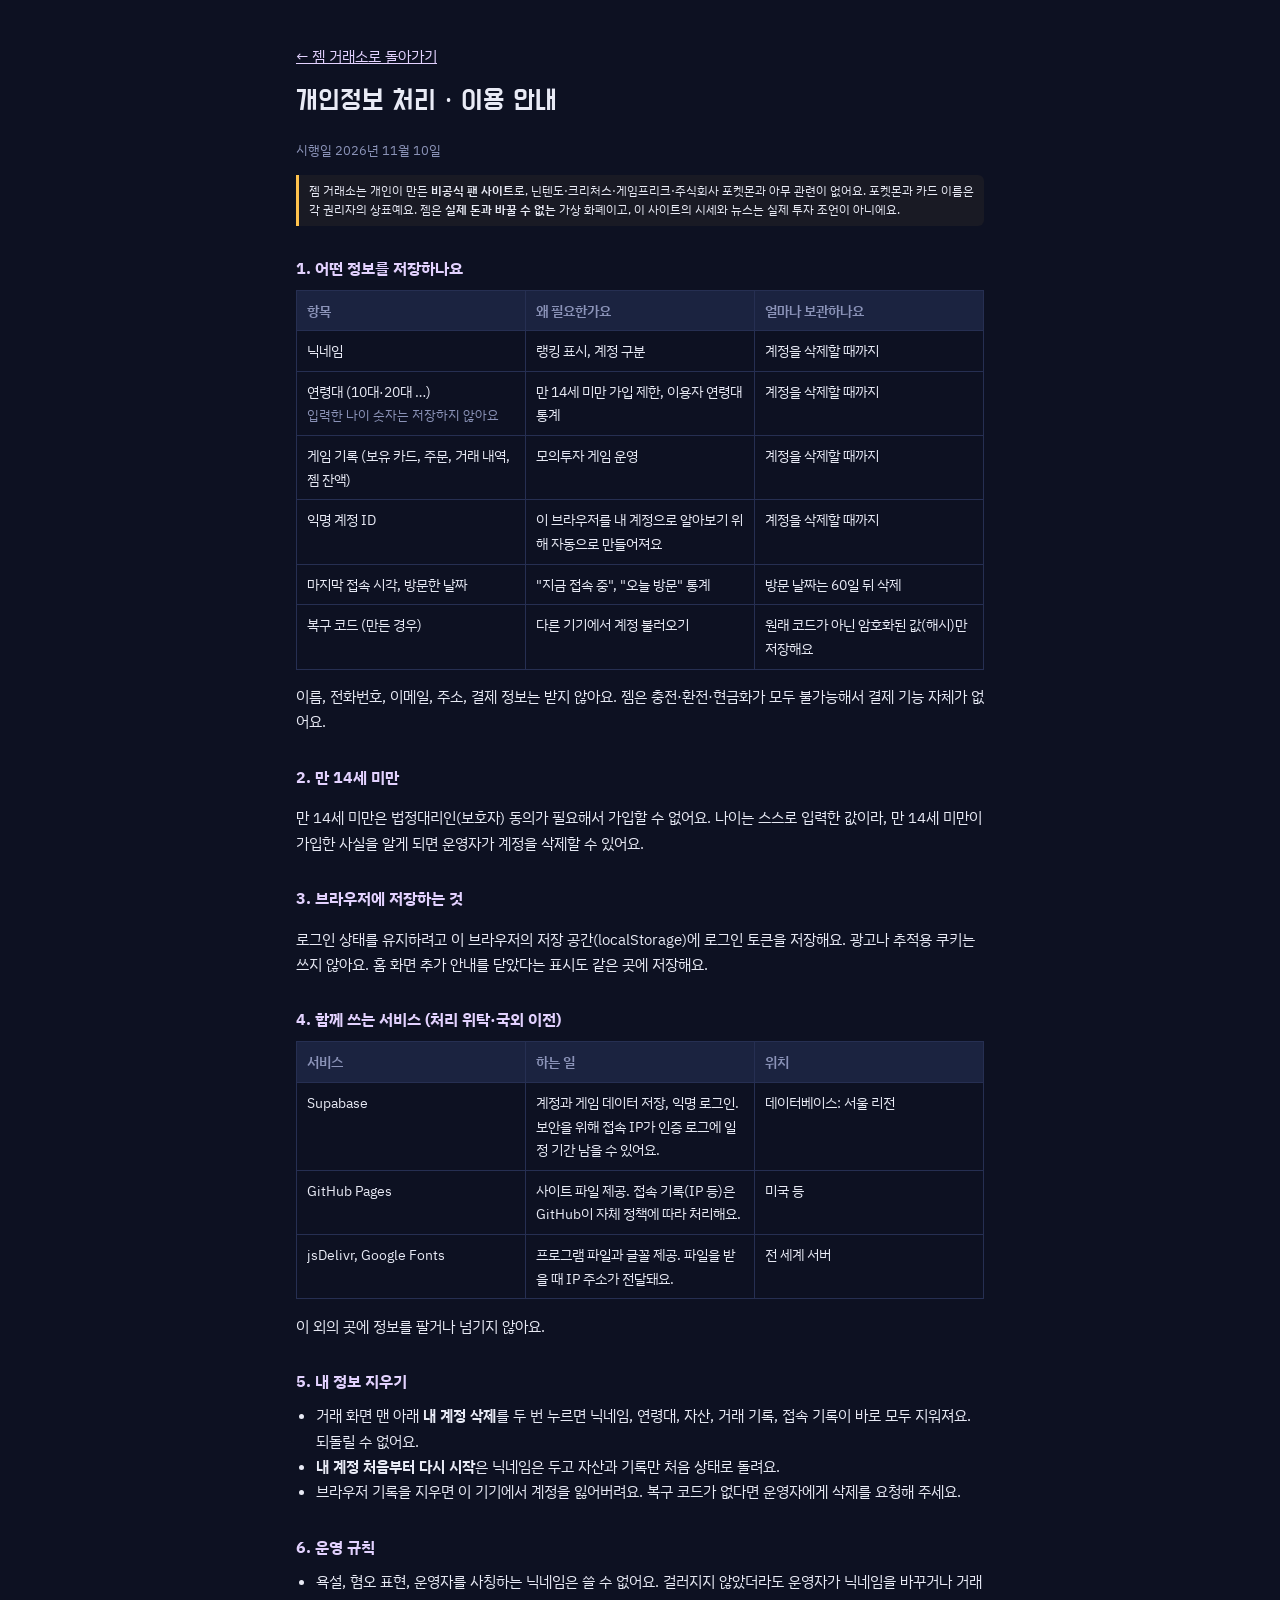
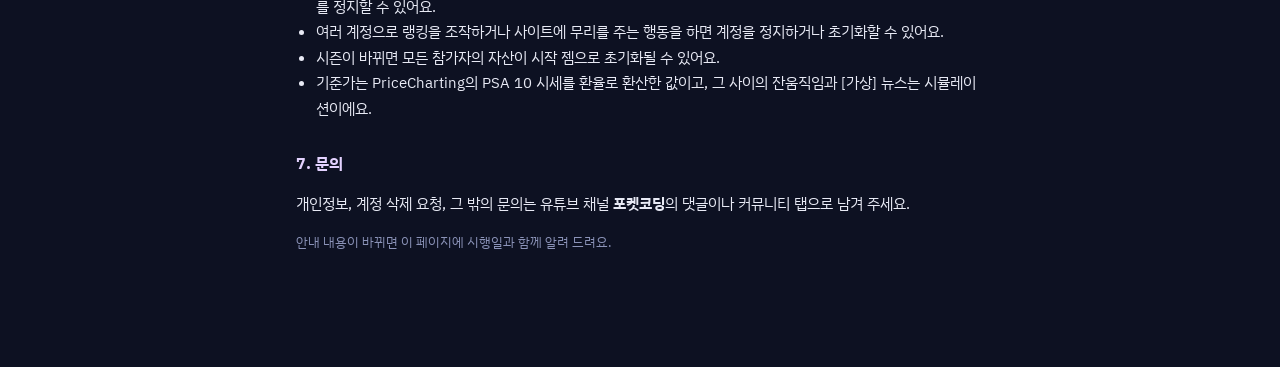
<file: privacy.html>
<!doctype html>
<html lang="ko">
<head>
<meta charset="utf-8">
<meta name="viewport" content="width=device-width,initial-scale=1,viewport-fit=cover">
<title>개인정보 처리 안내 · 젬 거래소</title>
<meta name="theme-color" content="#0d1122">
<link rel="icon" href="icon-192.png">
<link rel="stylesheet" href="https://fonts.googleapis.com/css2?family=Do+Hyeon&family=IBM+Plex+Sans+KR:wght@400;500;700&display=swap">
<link rel="stylesheet" href="style.css?v=5">
<style>
  .doc{max-width:720px;margin:0 auto;padding:24px 16px 64px;line-height:1.75;font-size:14.5px}
  .doc h1{font-family:var(--f-disp);font-weight:400;font-size:28px;margin:8px 0 4px}
  .doc h2{font-size:16px;margin:28px 0 8px;color:var(--gem2)}
  .doc p,.doc li{color:var(--fg)}
  .doc ul{padding-left:20px;margin:6px 0}
  .doc table{width:100%;min-width:0;table-layout:fixed;overflow-wrap:anywhere;border-collapse:collapse;font-size:13.5px;margin:8px 0}
  .doc th,.doc td{white-space:normal;border:1px solid var(--line);padding:8px 10px;text-align:left;vertical-align:top}
  .doc th{background:var(--panel2);font-weight:600}
  .doc .sub{color:var(--mute);font-size:13px}
  .doc a{color:var(--gem2)}
</style>
</head>
<body>
<main class="doc">
  <a href="./">← 젬 거래소로 돌아가기</a>
  <h1>개인정보 처리 · 이용 안내</h1>
  <p class="sub">시행일 2026년 11월 10일</p>

  <p class="disclaim">젬 거래소는 개인이 만든 <b>비공식 팬 사이트</b>로, 닌텐도·크리처스·게임프리크·주식회사 포켓몬과 아무 관련이 없어요. 포켓몬과 카드 이름은 각 권리자의 상표예요. 젬은 <b>실제 돈과 바꿀 수 없는</b> 가상 화폐이고, 이 사이트의 시세와 뉴스는 실제 투자 조언이 아니에요.</p>

  <h2>1. 어떤 정보를 저장하나요</h2>
  <table>
    <tr><th>항목</th><th>왜 필요한가요</th><th>얼마나 보관하나요</th></tr>
    <tr><td>닉네임</td><td>랭킹 표시, 계정 구분</td><td>계정을 삭제할 때까지</td></tr>
    <tr><td>연령대 (10대·20대 …)<br><span class="sub">입력한 나이 숫자는 저장하지 않아요</span></td><td>만 14세 미만 가입 제한, 이용자 연령대 통계</td><td>계정을 삭제할 때까지</td></tr>
    <tr><td>게임 기록 (보유 카드, 주문, 거래 내역, 젬 잔액)</td><td>모의투자 게임 운영</td><td>계정을 삭제할 때까지</td></tr>
    <tr><td>익명 계정 ID</td><td>이 브라우저를 내 계정으로 알아보기 위해 자동으로 만들어져요</td><td>계정을 삭제할 때까지</td></tr>
    <tr><td>마지막 접속 시각, 방문한 날짜</td><td>"지금 접속 중", "오늘 방문" 통계</td><td>방문 날짜는 60일 뒤 삭제</td></tr>
    <tr><td>복구 코드 (만든 경우)</td><td>다른 기기에서 계정 불러오기</td><td>원래 코드가 아닌 암호화된 값(해시)만 저장해요</td></tr>
  </table>
  <p>이름, 전화번호, 이메일, 주소, 결제 정보는 받지 않아요. 젬은 충전·환전·현금화가 모두 불가능해서 결제 기능 자체가 없어요.</p>

  <h2>2. 만 14세 미만</h2>
  <p>만 14세 미만은 법정대리인(보호자) 동의가 필요해서 가입할 수 없어요. 나이는 스스로 입력한 값이라, 만 14세 미만이 가입한 사실을 알게 되면 운영자가 계정을 삭제할 수 있어요.</p>

  <h2>3. 브라우저에 저장하는 것</h2>
  <p>로그인 상태를 유지하려고 이 브라우저의 저장 공간(localStorage)에 로그인 토큰을 저장해요. 광고나 추적용 쿠키는 쓰지 않아요. 홈 화면 추가 안내를 닫았다는 표시도 같은 곳에 저장해요.</p>

  <h2>4. 함께 쓰는 서비스 (처리 위탁·국외 이전)</h2>
  <table>
    <tr><th>서비스</th><th>하는 일</th><th>위치</th></tr>
    <tr><td>Supabase</td><td>계정과 게임 데이터 저장, 익명 로그인. 보안을 위해 접속 IP가 인증 로그에 일정 기간 남을 수 있어요.</td><td>데이터베이스: 서울 리전</td></tr>
    <tr><td>GitHub Pages</td><td>사이트 파일 제공. 접속 기록(IP 등)은 GitHub이 자체 정책에 따라 처리해요.</td><td>미국 등</td></tr>
    <tr><td>jsDelivr, Google Fonts</td><td>프로그램 파일과 글꼴 제공. 파일을 받을 때 IP 주소가 전달돼요.</td><td>전 세계 서버</td></tr>
  </table>
  <p>이 외의 곳에 정보를 팔거나 넘기지 않아요.</p>

  <h2>5. 내 정보 지우기</h2>
  <ul>
    <li>거래 화면 맨 아래 <b>내 계정 삭제</b>를 두 번 누르면 닉네임, 연령대, 자산, 거래 기록, 접속 기록이 바로 모두 지워져요. 되돌릴 수 없어요.</li>
    <li><b>내 계정 처음부터 다시 시작</b>은 닉네임은 두고 자산과 기록만 처음 상태로 돌려요.</li>
    <li>브라우저 기록을 지우면 이 기기에서 계정을 잃어버려요. 복구 코드가 없다면 운영자에게 삭제를 요청해 주세요.</li>
  </ul>

  <h2>6. 운영 규칙</h2>
  <ul>
    <li>욕설, 혐오 표현, 운영자를 사칭하는 닉네임은 쓸 수 없어요. 걸러지지 않았더라도 운영자가 닉네임을 바꾸거나 거래를 정지할 수 있어요.</li>
    <li>여러 계정으로 랭킹을 조작하거나 사이트에 무리를 주는 행동을 하면 계정을 정지하거나 초기화할 수 있어요.</li>
    <li>시즌이 바뀌면 모든 참가자의 자산이 시작 젬으로 초기화될 수 있어요.</li>
    <li>기준가는 PriceCharting의 PSA 10 시세를 환율로 환산한 값이고, 그 사이의 잔움직임과 [가상] 뉴스는 시뮬레이션이에요.</li>
  </ul>

  <h2>7. 문의</h2>
  <p>개인정보, 계정 삭제 요청, 그 밖의 문의는 유튜브 채널 <b>포켓코딩</b>의 댓글이나 커뮤니티 탭으로 남겨 주세요.</p>
  <p class="sub">안내 내용이 바뀌면 이 페이지에 시행일과 함께 알려 드려요.</p>
</main>
</body>
</html>
</file>
<file: style.css>
/* Layout: trading terminal — ticker rail | chart + order book | order ticket, ledger + ranking below; operator console on #operator.
   Single deliberate dark look (exchange screen). Korean market convention: up = red, down = blue. */
:root{
  color-scheme: dark;
  --ink:#0d1122; --panel:#141a30; --panel2:#1b2340; --line:#262f52; --fg:#e8eaf5; --mute:#8b93b8; --dim:#5d6590;
  --up:#ff4d5e; --down:#4d8dff; --gem:#b98cff; --gem2:#e3d2ff; --warn:#ffc24d; --ok:#4fd18b;
  --f-disp:"Do Hyeon","IBM Plex Sans KR",system-ui,sans-serif;
  --f-body:"IBM Plex Sans KR",system-ui,-apple-system,"Apple SD Gothic Neo","Malgun Gothic",sans-serif;
  --f-num:"IBM Plex Mono",ui-monospace,SFMono-Regular,Menlo,monospace;
}
*{box-sizing:border-box}
[hidden]{display:none!important}
body{background:var(--ink);color:var(--fg);font-family:var(--f-body);font-size:14px;line-height:1.45;
  padding-left:max(16px,env(safe-area-inset-left,0px));padding-right:max(16px,env(safe-area-inset-right,0px));padding-block:12px 28px}
button,input,select{font:inherit;color:inherit}
button{cursor:pointer}
button:disabled{opacity:.45;cursor:not-allowed}
:focus-visible{outline:2px solid var(--gem);outline-offset:2px}
.num{font-family:var(--f-num);font-variant-numeric:tabular-nums}
.up{color:var(--up)} .down{color:var(--down)}
header{display:flex;align-items:center;gap:14px;flex-wrap:wrap;padding-block:6px 14px}
.logo{display:flex;align-items:center;gap:10px}
.logo .mark{width:30px;height:30px;transform:rotate(45deg);border-radius:6px;background:linear-gradient(135deg,var(--gem2),var(--gem) 55%,#6a3fd1);box-shadow:0 0 18px #b98cff55}
.logo b{font-family:var(--f-disp);font-size:28px;font-weight:400;letter-spacing:.5px}
.chip{font-size:12px;color:var(--mute);border:1px solid var(--line);border-radius:999px;padding:2px 10px;white-space:nowrap}
.chip.me{color:var(--gem2);border-color:#b98cff66}
.chip.live{color:var(--ok);border-color:#4fd18b66;display:inline-flex;align-items:center;gap:5px}
.chip.live i,.livebar i{width:7px;height:7px;border-radius:50%;background:var(--ok);display:inline-block;animation:lvp 1.6s ease-in-out infinite}
.chip.live b{font-weight:600}
.livebar{display:flex;flex-wrap:wrap;gap:6px 16px;font-size:12.5px;color:var(--mute);border:1px solid var(--line);border-radius:10px;padding:8px 12px;margin-bottom:10px}
.livebar span{display:inline-flex;align-items:center;gap:6px}.livebar b{color:var(--fg);font-weight:600}
@keyframes lvp{50%{opacity:.35}}
@media (max-width:640px){.chip.live{display:none}}
.disclaim{font-size:12px;line-height:1.6;color:var(--mute);border-left:3px solid var(--warn);padding:6px 10px;margin:10px 0;background:#ffc24d0d;border-radius:0 6px 6px 0}
.disclaim b{color:var(--fg);font-weight:600}
.footlinks{display:flex;flex-wrap:wrap;gap:8px 16px;align-items:center;margin-top:10px}
.footlinks a,.gate .hint a{color:var(--gem2)}
.idle{position:fixed;inset:0;z-index:60;display:grid;place-items:center;background:#0d1122cc;backdrop-filter:blur(3px);padding:16px}
.idle>div{max-width:340px;text-align:center;background:var(--panel);border:1px solid var(--line);border-radius:14px;padding:22px 20px;display:grid;gap:8px}
.idle b{font-family:var(--f-disp);font-size:20px;font-weight:400}.idle span{font-size:13px;color:var(--mute);line-height:1.6}
.idle[hidden]{display:none}
.chip.op{background:none;color:var(--warn);border-color:#ffc24d66}
.wallet{margin-left:auto;display:flex;gap:14px;flex-wrap:wrap;align-items:flex-end}
.wallet .k{font-size:11px;color:var(--mute);letter-spacing:.04em;display:block}
.wallet .v{font-size:18px;font-weight:600}
.wallet .tot .v{font-size:22px;color:var(--gem2)}
.wallet #wRet{font-size:13px;font-weight:600;margin-left:6px}
.wallet .op{color:var(--dim);font-size:18px;padding-bottom:2px}
.gemu{color:var(--gem);font-size:.8em;margin-left:3px;font-family:var(--f-body);font-weight:500}
.refill{border:1px solid var(--warn);background:#ffc24d18;color:var(--warn);border-radius:8px;padding:6px 12px;font-size:12.5px;font-weight:700}
.bar2{display:flex;gap:10px;align-items:center;flex-wrap:wrap;margin-bottom:12px}
.news{flex:1 1 420px;display:flex;gap:10px;align-items:center;background:var(--panel);border:1px solid var(--line);border-radius:10px;padding:8px 12px;overflow:hidden;min-width:0}
.news .tag{flex:none;font-size:11px;font-weight:700;color:var(--ink);background:var(--warn);border-radius:4px;padding:1px 6px}
.news .txt{white-space:nowrap;overflow:hidden;text-overflow:ellipsis;min-width:0}
.notice{flex:1 1 300px;background:#b98cff14;border:1px solid #b98cff40;border-radius:10px;padding:8px 12px;font-size:13px;color:var(--gem2)}
.mode{font-size:12px;color:var(--mute)}
.grid{display:grid;grid-template-columns:290px minmax(0,1fr) 300px;gap:12px}
.box{background:var(--panel);border:1px solid var(--line);border-radius:12px;min-width:0}
.box h3{margin:0;font-size:12px;font-weight:500;color:var(--mute);letter-spacing:.08em;padding:12px 14px 8px;display:flex;justify-content:space-between;gap:8px}
.filters{display:flex;gap:4px;padding:0 12px 8px}
.filters button{background:var(--panel2);border:1px solid var(--line);border-radius:6px;padding:2px 10px;font-size:12px;color:var(--mute)}
.filters button[aria-pressed="true"]{color:var(--fg);border-color:var(--gem)}
.rail{display:flex;flex-direction:column;max-height:700px;overflow:auto}
.trow{display:grid;grid-template-columns:40px minmax(0,1fr) auto;gap:10px;align-items:center;padding:9px 12px;border:0;background:none;text-align:left;border-top:1px solid var(--line)}
.trow:hover{background:var(--panel2)} .trow[aria-pressed="true"]{background:var(--panel2);box-shadow:inset 3px 0 0 var(--gem)}
.ico{width:40px;height:40px;border-radius:10px;display:grid;place-items:center;position:relative;font-family:var(--f-num);font-weight:600;font-size:11px;color:#fff;text-shadow:0 1px 2px #0006;flex:none}
.ico i{position:absolute;right:-5px;bottom:-5px;font-style:normal;font-size:9px;font-family:var(--f-body);font-weight:700;background:var(--ink);color:var(--gem2);border:1px solid var(--line);border-radius:4px;padding:0 3px;line-height:14px}
.ico u{position:absolute;left:-4px;top:-5px;text-decoration:none;font-size:8.5px;font-family:var(--f-num);background:var(--ink);color:var(--mute);border:1px solid var(--line);border-radius:4px;padding:0 3px;line-height:13px}
.tn{min-width:0}.tn b{display:block;font-size:13px;white-space:nowrap;overflow:hidden;text-overflow:ellipsis}.tn span{font-size:11px;color:var(--dim);font-family:var(--f-num)}
.tp{text-align:right}.tp b{display:block;font-size:13px}.tp span{font-size:11px}
.mid{display:flex;flex-direction:column;gap:12px;min-width:0}
.head{display:flex;flex-wrap:wrap;gap:6px 18px;align-items:center;padding:14px}
.head .big{font-size:30px;font-weight:600}
.head .nm{font-family:var(--f-disp);font-size:22px}
.head small{color:var(--mute);font-size:12px}
.tf{margin-left:auto;display:flex;gap:4px}
.tf button{background:var(--panel2);border:1px solid var(--line);border-radius:6px;padding:3px 10px;font-size:12px;color:var(--mute)}
.tf button[aria-pressed="true"]{color:var(--fg);border-color:var(--gem)}
canvas{display:block;width:100%}
#chart{height:320px}
.lower{display:grid;grid-template-columns:minmax(0,1fr) minmax(0,1fr);gap:12px}
.ob{font-size:12px;padding:0 10px 10px}
.ob .r{display:grid;grid-template-columns:1fr 1fr;position:relative;padding:2px 6px}
.ob .r .bar{position:absolute;top:1px;bottom:1px;right:0;opacity:.18;border-radius:2px}
.ob .r span:last-child{text-align:right;color:var(--mute)}
.ob .mk{text-align:center;padding:6px;font-size:15px;font-weight:600;border-block:1px solid var(--line);margin:4px 0}
.fills{font-size:12px;padding:0 12px 12px;max-height:290px;overflow:auto}
.fills div{display:grid;grid-template-columns:62px 1fr 1fr;gap:6px;padding:2px 0}
.fills div span:last-child{text-align:right;color:var(--mute)}
.ticket{padding:0 14px 14px;display:flex;flex-direction:column;gap:10px}
.seg{display:grid;grid-template-columns:1fr 1fr;background:var(--panel2);border-radius:8px;padding:3px}
.seg button{border:0;background:none;padding:7px;border-radius:6px;color:var(--mute);font-weight:500}
.seg button[aria-pressed="true"]{background:var(--ink);color:var(--fg)}
label.f{display:flex;flex-direction:column;gap:4px;font-size:12px;color:var(--mute)}
.inp{display:flex;align-items:center;background:var(--ink);border:1px solid var(--line);border-radius:8px;padding:0 10px}
.inp input,.inp select{border:0;background:none;outline:0;width:100%;padding:9px 0;text-align:right;font-family:var(--f-num)}
.inp em{font-style:normal;color:var(--mute);margin-left:6px;font-size:12px;white-space:nowrap}
.pct{display:grid;grid-template-columns:repeat(4,1fr);gap:4px}
.pct button{background:var(--panel2);border:1px solid var(--line);border-radius:6px;padding:4px 0;font-size:12px;color:var(--mute)}
.est{display:flex;justify-content:space-between;gap:8px;font-size:12px;color:var(--mute)}
.go{display:grid;grid-template-columns:1fr 1fr;gap:8px}
.go button{border:0;border-radius:8px;padding:11px;font-weight:700;color:#fff}
.buy{background:var(--up)} .sell{background:var(--down)}
input[type=range]{width:100%;accent-color:var(--gem)}
.levrow{display:flex;justify-content:space-between;font-size:12px;color:var(--mute)}
.levrow b{color:var(--gem2);font-family:var(--f-num)}
.hint{font-size:11.5px;color:var(--dim);margin:0}
.bottom{display:grid;grid-template-columns:minmax(0,1.5fr) minmax(0,1fr);gap:12px;margin-top:12px}
.tabs{display:flex;gap:2px;padding:10px 12px 0;flex-wrap:wrap}
.tabs button{background:none;border:0;padding:6px 12px;color:var(--mute);border-bottom:2px solid transparent}
.tabs button[aria-pressed="true"]{color:var(--fg);border-color:var(--gem)}
.tblwrap{overflow-x:auto;padding:6px 12px 12px}
table{width:100%;border-collapse:collapse;font-size:12.5px;min-width:540px}
th{color:var(--mute);font-weight:500;text-align:right;padding:6px 8px;border-bottom:1px solid var(--line);white-space:nowrap}
td{text-align:right;padding:8px;border-bottom:1px solid var(--line);white-space:nowrap}
th:first-child,td:first-child{text-align:left}
.pill{display:inline-block;font-size:11px;font-weight:700;border-radius:4px;padding:0 6px;margin-right:6px}
.pill.l{background:#ff4d5e26;color:var(--up)} .pill.s{background:#4d8dff26;color:var(--down)} .pill.w{background:#ffc24d26;color:var(--warn)} .pill.k{background:#4fd18b26;color:var(--ok)}
.mini{background:var(--panel2);border:1px solid var(--line);border-radius:6px;padding:3px 10px;font-size:12px}
.mini.danger{border-color:#ff4d5e66;color:var(--up)}
.empty{color:var(--dim);text-align:center;padding:22px 8px}
.rank{list-style:none;margin:0;padding:0 12px 12px}
.rank li{display:grid;grid-template-columns:26px minmax(0,1fr) auto auto;gap:10px;align-items:center;padding:7px 4px;border-bottom:1px solid var(--line);font-size:13px}
.rank li.me{background:#b98cff14;border-radius:6px}
.rank .no{font-family:var(--f-num);color:var(--mute)}
.rank .who{white-space:nowrap;overflow:hidden;text-overflow:ellipsis}
.rank .who small{color:var(--dim);margin-left:6px}
.foot{margin-top:16px;color:var(--dim);font-size:11.5px;display:flex;gap:12px;flex-wrap:wrap;align-items:center;justify-content:space-between}
.foot p{margin:0;max-width:860px}
.reset{background:none;border:1px solid var(--line);border-radius:6px;padding:4px 10px;color:var(--mute);font-size:12px}
.reset.arm{border-color:var(--up);color:var(--up)}
.toast{position:fixed;left:50%;bottom:calc(20px + env(safe-area-inset-bottom,0px));transform:translateX(-50%);background:var(--panel2);border:1px solid var(--line);border-radius:10px;padding:10px 16px;font-size:13px;box-shadow:0 10px 30px #0008;z-index:20;max-width:calc(100% - 32px)}
/* gate */
.gate{max-width:460px;margin:7vh auto 0;background:var(--panel);border:1px solid var(--line);border-radius:16px;padding:28px 24px;display:flex;flex-direction:column;gap:14px}
.gate h1{margin:0;font-family:var(--f-disp);font-weight:400;font-size:34px;display:flex;align-items:center;gap:12px}
.gate p{margin:0;color:var(--mute);font-size:13.5px}
.gate .inp input{text-align:left;font-family:var(--f-body)}
.gate .err{color:var(--up);font-size:12.5px;min-height:1em}
.gate .chk{display:flex;gap:8px;align-items:flex-start;font-size:12.5px;color:var(--mute)}
.gate .chk input{margin-top:3px;accent-color:var(--gem)}
.primary{background:var(--gem);color:#160b2e;border:0;border-radius:10px;padding:12px;font-weight:700;font-size:15px}
/* operator */
.opgrid{display:grid;grid-template-columns:repeat(5,minmax(0,1fr));gap:12px;margin-bottom:12px}
.stat{padding:14px}
.stat .k{font-size:12px;color:var(--mute)} .stat .v{font-size:24px;font-weight:600;margin-top:4px}
.opcols{display:grid;grid-template-columns:minmax(0,1.4fr) minmax(0,1fr);gap:12px;margin-bottom:12px}
.form2{display:grid;grid-template-columns:1fr 1fr;gap:10px;padding:0 14px 14px}
.form2 .wide{grid-column:1/-1}
.form2 .inp input{text-align:left;font-family:var(--f-body)}
.form2 .num-in input{text-align:right;font-family:var(--f-num)}
.agebar{display:flex;flex-direction:column;gap:6px;padding:0 14px 14px}
.agebar div{display:grid;grid-template-columns:70px 1fr 40px;gap:8px;align-items:center;font-size:12.5px}
.agebar i{display:block;height:10px;border-radius:5px;background:var(--gem)}
td input.cell{width:110px;background:var(--ink);border:1px solid var(--line);border-radius:6px;padding:4px 6px;text-align:right;font-family:var(--f-num)}
@media (max-width:1100px){.grid{grid-template-columns:260px minmax(0,1fr)}.ticketbox{grid-column:1/-1}.opgrid{grid-template-columns:repeat(2,minmax(0,1fr))}.opcols{grid-template-columns:minmax(0,1fr)}}
@media (max-width:760px){
  .grid{grid-template-columns:minmax(0,1fr)}
  .rail{flex-direction:row;max-height:none;overflow-x:auto}
  .trow{grid-template-columns:34px auto;border-top:0;border-right:1px solid var(--line);min-width:170px}
  .trow .tp{grid-column:1/-1;text-align:left}
  .ico{width:34px;height:34px;font-size:10px}
  .lower,.bottom{grid-template-columns:minmax(0,1fr)}
  #chart{height:240px}
  .wallet{margin-left:0;width:100%}
  .tf{margin-left:0}
  .form2{grid-template-columns:1fr}
}
@media (prefers-reduced-motion:reduce){*{transition:none!important;animation:none!important}}

/* ---- website additions ---- */
html{-webkit-text-size-adjust:100%}
.status{display:flex;align-items:center;gap:8px;border-radius:999px;padding:3px 12px;font-size:12.5px;font-weight:700;white-space:nowrap}
.status.open{background:#4fd18b1f;color:var(--ok);border:1px solid #4fd18b55}
.status.closed{background:#ff4d5e1a;color:var(--up);border:1px solid #ff4d5e55}
.status i{width:8px;height:8px;border-radius:50%;background:currentColor}
.status.open i{animation:blink 1.6s infinite}
@keyframes blink{50%{opacity:.25}}
.closedbar{display:flex;gap:12px;align-items:center;flex-wrap:wrap;background:linear-gradient(90deg,#ff4d5e14,#b98cff14);border:1px solid var(--line);border-radius:12px;padding:12px 14px;margin-bottom:12px}
.closedbar b{font-family:var(--f-disp);font-weight:400;font-size:22px}
.closedbar .cd{font-family:var(--f-num);font-size:22px;color:var(--gem2)}
.closedbar p{margin:0;color:var(--mute);font-size:13px;flex:1 1 260px}
.chartwrap{position:relative}
.frozen{position:absolute;inset:0;display:grid;place-items:center;pointer-events:none}
.frozen span{background:#0d1122cc;border:1px solid var(--line);border-radius:10px;padding:8px 14px;color:var(--mute);font-size:13px}
.seg3{grid-template-columns:1fr 1fr 1fr}
.press{padding:0 14px 14px;display:flex;flex-direction:column;gap:10px}
.pbar{display:flex;height:26px;border-radius:8px;overflow:hidden;background:var(--panel2);font-size:12px;font-weight:700}
.pbar div{display:flex;align-items:center;padding:0 8px;white-space:nowrap;color:#fff;min-width:0}
.pbar .b{background:var(--up);justify-content:flex-start}.pbar .s{background:var(--down);justify-content:flex-end}
.expect{display:flex;justify-content:space-between;gap:8px;font-size:12.5px;color:var(--mute)}
.expect b{font-family:var(--f-num)}
#ladder{height:230px}
.mpress{display:flex;height:4px;border-radius:2px;overflow:hidden;margin-top:4px;background:var(--panel2)}
.mpress i{display:block;height:100%}
.install{display:flex;gap:10px;align-items:center;flex-wrap:wrap;background:var(--panel);border:1px solid #b98cff55;border-radius:12px;padding:10px 14px;margin-bottom:12px;font-size:13px}
.install p{margin:0;flex:1 1 240px;color:var(--gem2)}
.install small{color:var(--mute)}
.refill.daily{border-color:var(--ok);background:#4fd18b18;color:var(--ok)}
.news .tag.k-real{background:var(--up);color:#fff}.news .tag.k-psa{background:var(--ok);color:#06210f}.news .tag.k-event{background:var(--gem);color:#160b2e}
.recov{font-size:13px;color:var(--mute)}.recov summary{cursor:pointer}.recov[open]{display:flex;flex-direction:column;gap:10px}.recov .inp input{text-align:left;font-family:var(--f-body)}
.keep{display:flex;gap:10px;align-items:center;flex-wrap:wrap;flex:1 1 100%;color:var(--mute)}
.codebox{color:var(--gem2);font-size:15px;font-weight:600;letter-spacing:.05em;user-select:all}
.loading{max-width:460px;margin:20vh auto;text-align:center;color:var(--mute)}
</file>
